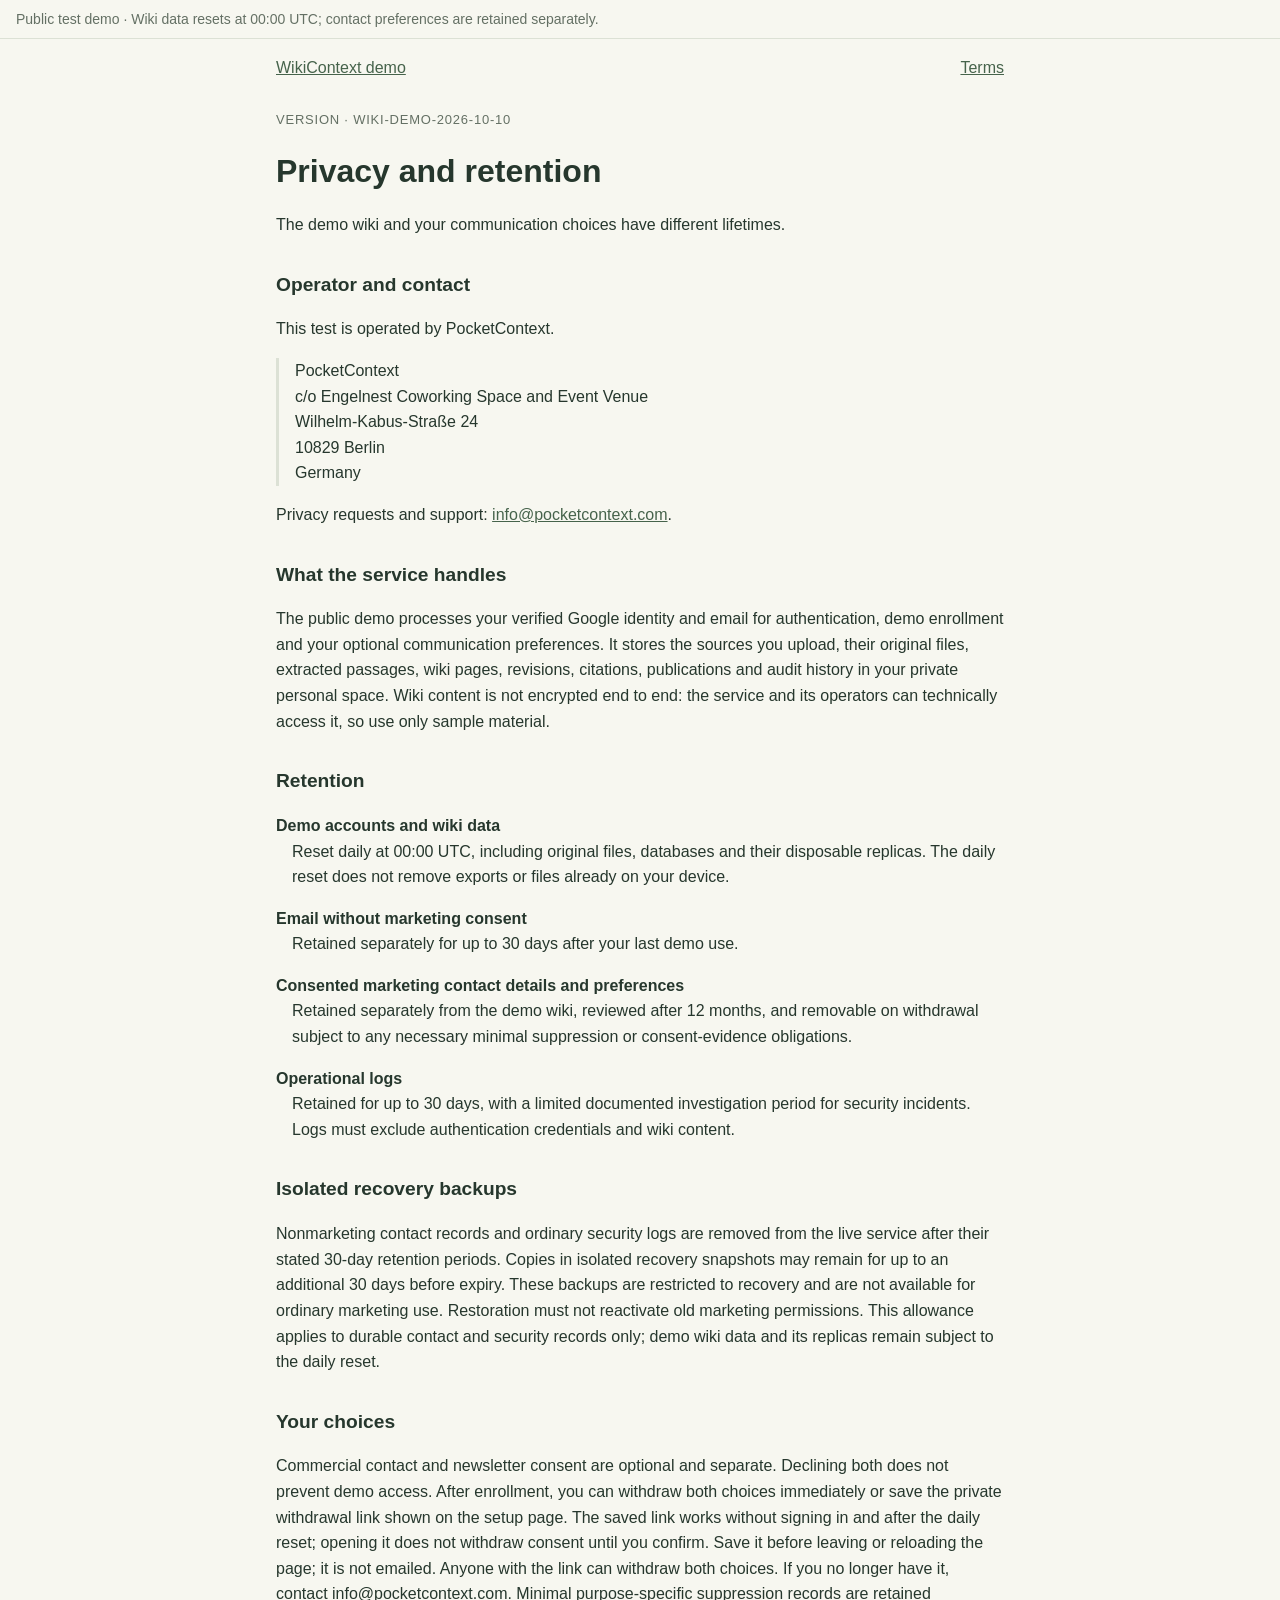
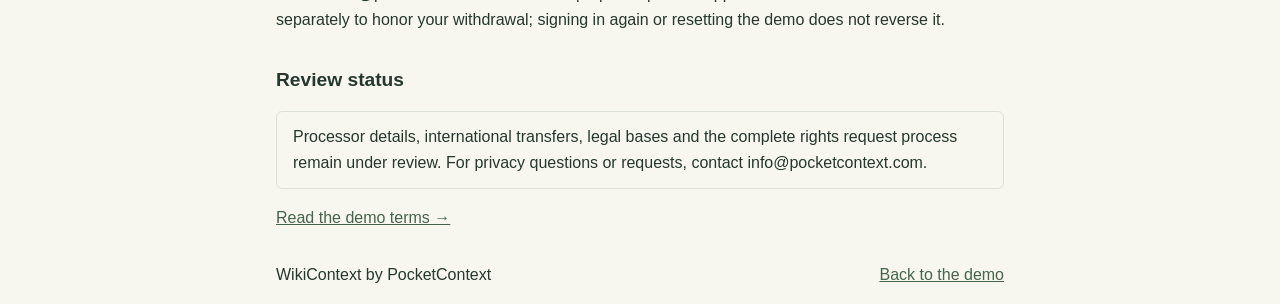
<file: legal/privacy.html>
<!doctype html><html lang="en"><head><meta charset="utf-8"><meta name="viewport" content="width=device-width, initial-scale=1"><meta name="robots" content="noindex,nofollow"><title>Privacy and retention · WikiContext demo</title><link rel="stylesheet" href="/legal/legal.css"></head><body><div class="notice">Public test demo · Wiki data resets at 00:00 UTC; contact preferences are retained separately.</div><header class="wrap"><a href="/">WikiContext demo</a><a href="/terms/">Terms</a></header><main class="wrap"><p class="eyebrow">VERSION · WIKI-DEMO-2026-10-10</p><h1>Privacy and retention</h1><p>The demo wiki and your communication choices have different lifetimes.</p><h2>Operator and contact</h2><p>This test is operated by PocketContext.</p><address>PocketContext<br>c/o Engelnest Coworking Space and Event Venue<br>Wilhelm-Kabus-Straße 24<br>10829 Berlin<br>Germany</address><p>Privacy requests and support: <a href="mailto:info@pocketcontext.com">info@pocketcontext.com</a>.</p><h2>What the service handles</h2><p>The public demo processes your verified Google identity and email for authentication, demo enrollment and your optional communication preferences. It stores the sources you upload, their original files, extracted passages, wiki pages, revisions, citations, publications and audit history in your private personal space. Wiki content is not encrypted end to end: the service and its operators can technically access it, so use only sample material.</p><h2>Retention</h2><dl><dt>Demo accounts and wiki data</dt><dd>Reset daily at 00:00 UTC, including original files, databases and their disposable replicas. The daily reset does not remove exports or files already on your device.</dd><dt>Email without marketing consent</dt><dd>Retained separately for up to 30 days after your last demo use.</dd><dt>Consented marketing contact details and preferences</dt><dd>Retained separately from the demo wiki, reviewed after 12 months, and removable on withdrawal subject to any necessary minimal suppression or consent-evidence obligations.</dd><dt>Operational logs</dt><dd>Retained for up to 30 days, with a limited documented investigation period for security incidents. Logs must exclude authentication credentials and wiki content.</dd></dl><h2>Isolated recovery backups</h2><p>Nonmarketing contact records and ordinary security logs are removed from the live service after their stated 30-day retention periods. Copies in isolated recovery snapshots may remain for up to an additional 30 days before expiry. These backups are restricted to recovery and are not available for ordinary marketing use. Restoration must not reactivate old marketing permissions. This allowance applies to durable contact and security records only; demo wiki data and its replicas remain subject to the daily reset.</p><h2>Your choices</h2><p>Commercial contact and newsletter consent are optional and separate. Declining both does not prevent demo access. After enrollment, you can withdraw both choices immediately or save the private withdrawal link shown on the setup page. The saved link works without signing in and after the daily reset; opening it does not withdraw consent until you confirm. Save it before leaving or reloading the page; it is not emailed. Anyone with the link can withdraw both choices. If you no longer have it, contact info@pocketcontext.com. Minimal purpose-specific suppression records are retained separately to honor your withdrawal; signing in again or resetting the demo does not reverse it.</p><h2>Review status</h2><p class="review">Processor details, international transfers, legal bases and the complete rights request process remain under review. For privacy questions or requests, contact info@pocketcontext.com.</p><p><a href="/terms/">Read the demo terms →</a></p></main><footer class="wrap"><span>WikiContext by PocketContext</span><a href="/">Back to the demo</a></footer></body></html>
</file>
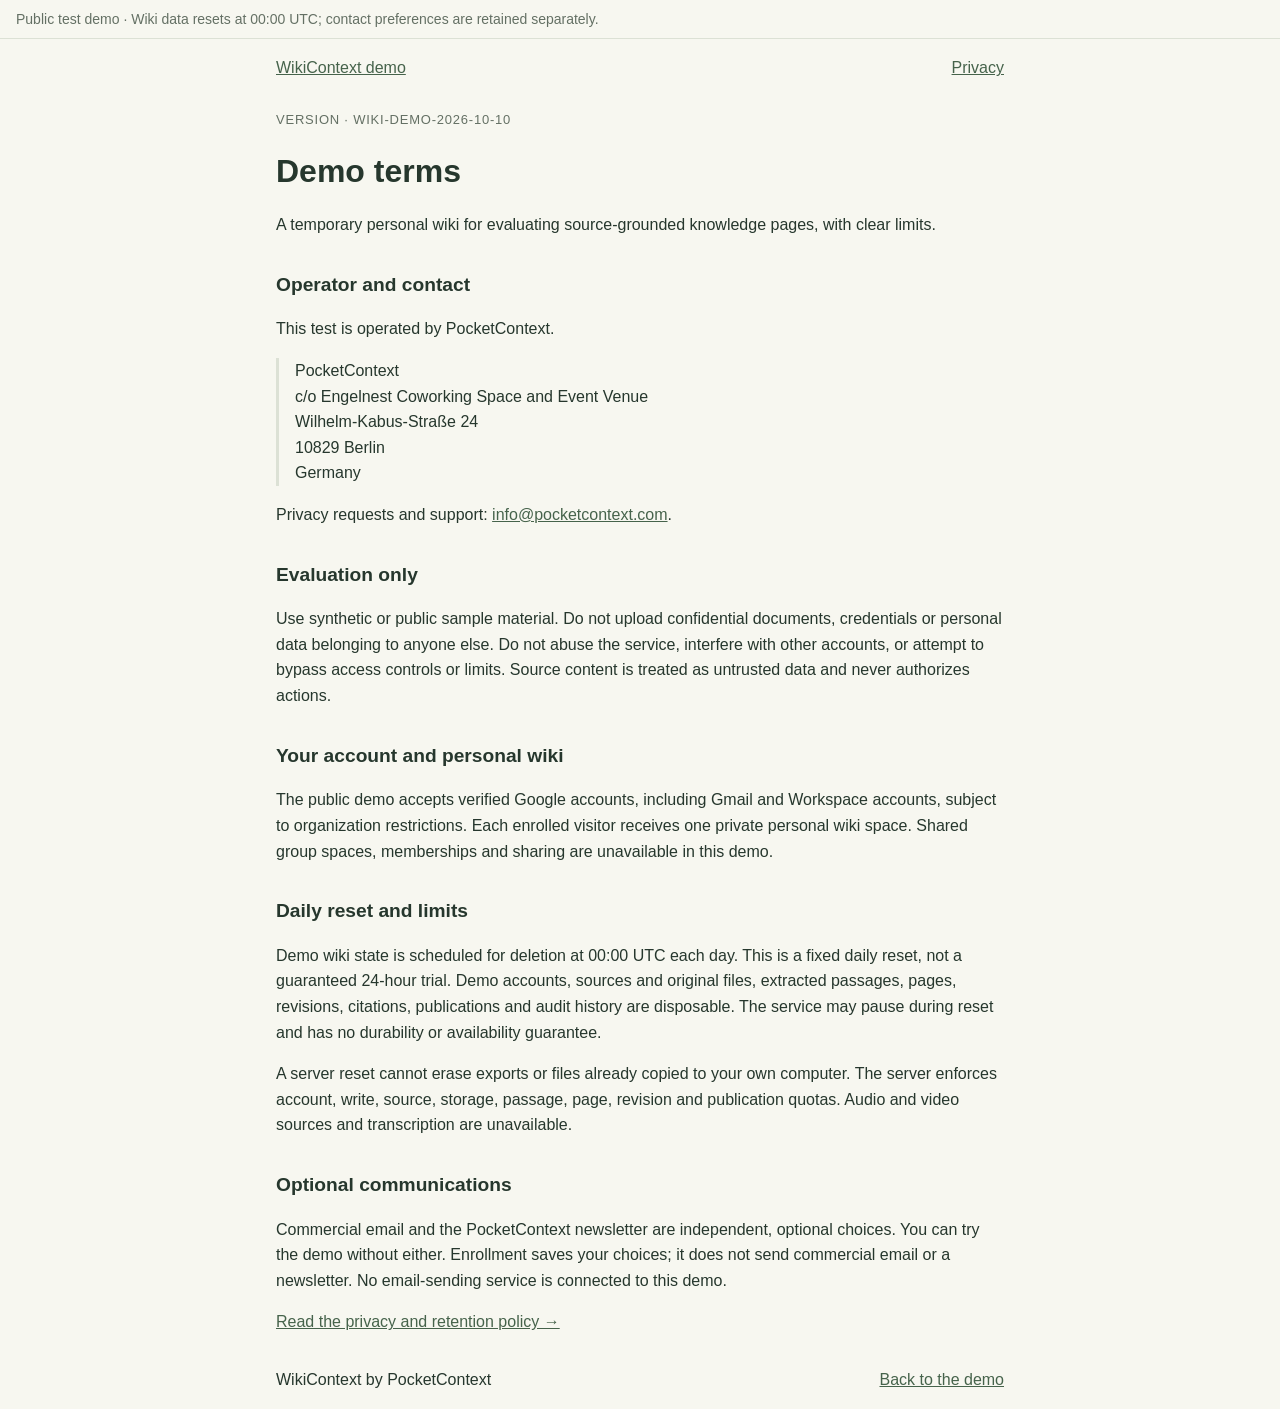
<file: legal/terms.html>
<!doctype html><html lang="en"><head><meta charset="utf-8"><meta name="viewport" content="width=device-width, initial-scale=1"><meta name="robots" content="noindex,nofollow"><title>Demo terms · WikiContext demo</title><link rel="stylesheet" href="/legal/legal.css"></head><body><div class="notice">Public test demo · Wiki data resets at 00:00 UTC; contact preferences are retained separately.</div><header class="wrap"><a href="/">WikiContext demo</a><a href="/privacy/">Privacy</a></header><main class="wrap"><p class="eyebrow">VERSION · WIKI-DEMO-2026-10-10</p><h1>Demo terms</h1><p>A temporary personal wiki for evaluating source-grounded knowledge pages, with clear limits.</p><h2>Operator and contact</h2><p>This test is operated by PocketContext.</p><address>PocketContext<br>c/o Engelnest Coworking Space and Event Venue<br>Wilhelm-Kabus-Straße 24<br>10829 Berlin<br>Germany</address><p>Privacy requests and support: <a href="mailto:info@pocketcontext.com">info@pocketcontext.com</a>.</p><h2>Evaluation only</h2><p>Use synthetic or public sample material. Do not upload confidential documents, credentials or personal data belonging to anyone else. Do not abuse the service, interfere with other accounts, or attempt to bypass access controls or limits. Source content is treated as untrusted data and never authorizes actions.</p><h2>Your account and personal wiki</h2><p>The public demo accepts verified Google accounts, including Gmail and Workspace accounts, subject to organization restrictions. Each enrolled visitor receives one private personal wiki space. Shared group spaces, memberships and sharing are unavailable in this demo.</p><h2>Daily reset and limits</h2><p>Demo wiki state is scheduled for deletion at 00:00 UTC each day. This is a fixed daily reset, not a guaranteed 24-hour trial. Demo accounts, sources and original files, extracted passages, pages, revisions, citations, publications and audit history are disposable. The service may pause during reset and has no durability or availability guarantee.</p><p>A server reset cannot erase exports or files already copied to your own computer. The server enforces account, write, source, storage, passage, page, revision and publication quotas. Audio and video sources and transcription are unavailable.</p><h2>Optional communications</h2><p>Commercial email and the PocketContext newsletter are independent, optional choices. You can try the demo without either. Enrollment saves your choices; it does not send commercial email or a newsletter. No email-sending service is connected to this demo.</p><p><a href="/privacy/">Read the privacy and retention policy →</a></p></main><footer class="wrap"><span>WikiContext by PocketContext</span><a href="/">Back to the demo</a></footer></body></html>
</file>
<file: legal/legal.css>
:root{color-scheme:light;--bg:#f7f7f0;--fg:#26372d;--muted:#647064;--line:#dce1d5;--accent:#46634b}
*{box-sizing:border-box}body{margin:0;background:var(--bg);color:var(--fg);font:16px/1.6 Arial,Helvetica,sans-serif}
.notice{padding:8px 16px;border-bottom:1px solid var(--line);font-size:14px;color:var(--muted)}
.wrap{max-width:760px;margin:0 auto;padding:0 16px}header.wrap,footer.wrap{display:flex;justify-content:space-between;align-items:center;gap:12px;padding-top:16px;padding-bottom:16px}
a{color:var(--accent)}.eyebrow{font-size:13px;letter-spacing:.06em;color:var(--muted)}h1{font-size:2rem;line-height:1.2}h2{margin-top:2rem;font-size:1.2rem}
dt{font-weight:600;margin-top:1rem}dd{margin:0 0 0 1rem}address{font-style:normal;padding-left:1rem;border-left:3px solid var(--line)}
.review{border:1px solid var(--line);padding:12px 16px;border-radius:6px}
</file>
